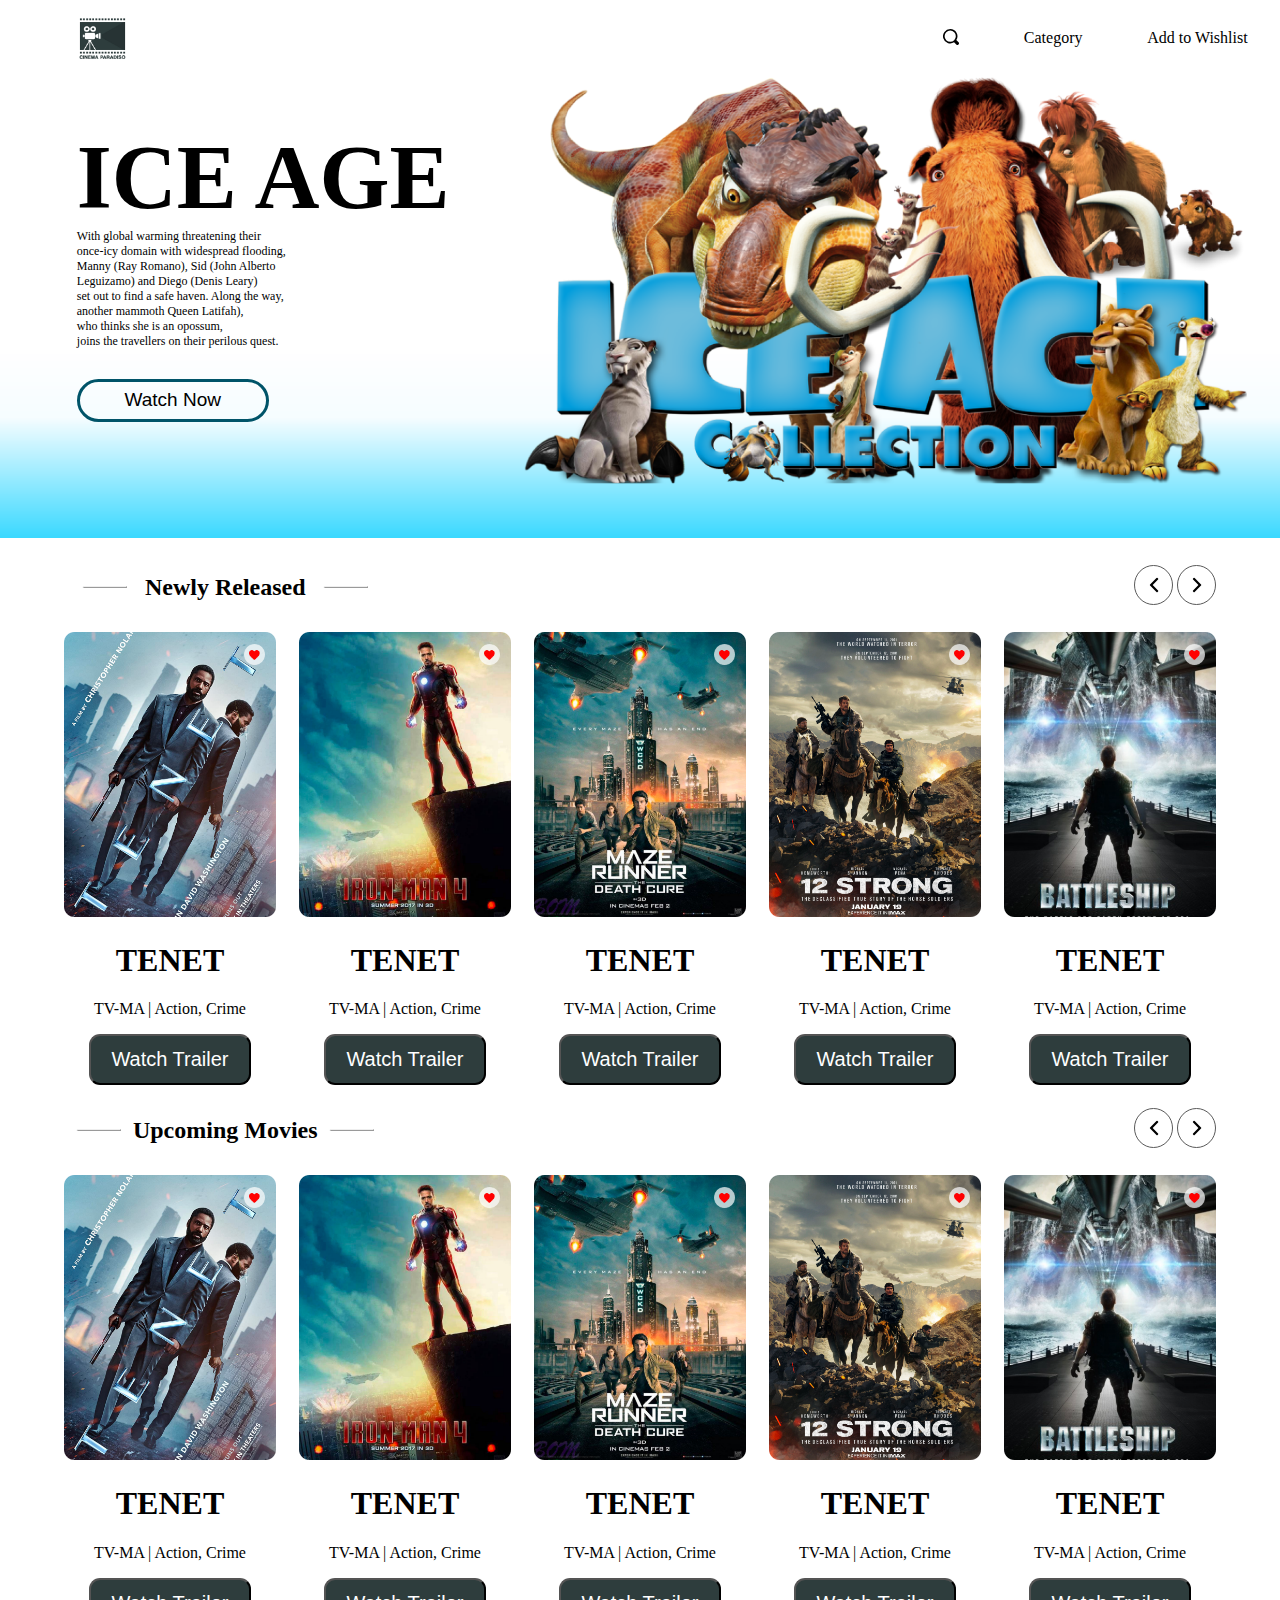
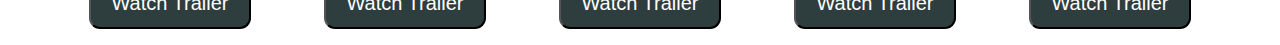
<file: src/assets/html/index.html>
<!DOCTYPE html>
<html lang="en">
    <head>
        <meta charset="UTF-8" />
        <meta http-equiv="X-UA-Compatible" content="IE=edge" />
        <meta name="viewport" content="width=device-width, initial-scale=1.0" />
        <link rel="stylesheet" href="../css/style.css" />
        <title>Cinema Paradiso</title>
    </head>
    <body>
        <section>
            <div class="main-image">
                <header>
                    <img class="logo" src="../img/icon-logo.svg" alt="" />
                    <div class="side-head">
                        <div class="search">
                            <input type="text" />
                            <img src="../img/icon-search.svg" alt="" />
                        </div>
                        <div class="option">
                            <p>Category</p>
                            <p>Add to Wishlist</p>
                        </div>
                    </div>
                </header>
                <img style="width: 100%" src="../img/Group 2218.png" alt="" />
                <div class="text">
                    <h1>ICE AGE</h1>
                    <p>
                        With global warming threatening their <br />
                        once-icy domain with widespread flooding,<br />Manny (Ray Romano), Sid (John Alberto<br />Leguizamo)
                        and Diego (Denis Leary)<br />
                        set out to find a safe haven. Along the way,<br />another mammoth Queen Latifah),<br />
                        who thinks she is an opossum,<br />
                        joins the travellers on their perilous quest.
                    </p>
                    <button>Watch Now</button>
                </div>
            </div>
            <div class="list">
                <div class="left">
                    <div class="newly-rel">
                        <hr />
                        <h2>Newly Released</h2>
                        <hr />
                    </div>
                    <div class="icon">
                        <img src="../img/icon-left.svg" alt="" />
                        <img src="../img/icon-right.svg" alt="" />
                    </div>
                </div>
                <ul>
                    <li>
                        <div class="card">
                            <img class="fav" src="../img/icon-fav.png" alt="" />
                            <img class="image" src="../img/image-tenet.png" alt="" />
                        </div>
                        <h1>TENET</h1>
                        <p>TV-MA | Action, Crime</p>
                        <button>Watch Trailer</button>
                    </li>
                    <li>
                        <div class="card">
                            <img class="fav" src="../img/icon-fav.png" alt="" />
                            <img class="image" src="../img/image-ironman.png" alt="" />
                        </div>
                        <h1>TENET</h1>
                        <p>TV-MA | Action, Crime</p>
                        <button>Watch Trailer</button>
                    </li>
                    <li>
                        <div class="card">
                            <img class="fav" src="../img/icon-fav.png" alt="" />
                            <img class="image" src="../img/image-maze.png" alt="" />
                        </div>
                        <h1>TENET</h1>
                        <p>TV-MA | Action, Crime</p>
                        <button>Watch Trailer</button>
                    </li>
                    <li>
                        <div class="card">
                            <img class="fav" src="../img/icon-fav.png" alt="" />
                            <img class="image" src="../img/image-12strong.png" alt="" />
                        </div>
                        <h1>TENET</h1>
                        <p>TV-MA | Action, Crime</p>
                        <button>Watch Trailer</button>
                    </li>
                    <li>
                        <div class="card">
                            <img class="fav" src="../img/icon-fav.png" alt="" />
                            <img class="image" src="../img/image-battleShip.png" alt="" />
                        </div>
                        <h1>TENET</h1>
                        <p>TV-MA | Action, Crime</p>
                        <button>Watch Trailer</button>
                    </li>
                </ul>
            </div>

            <div class="list">
                <div class="left">
                    <div class="newly-rel">
                        <hr />
                        <h2>Upcoming Movies</h2>
                        <hr />
                    </div>
                    <div class="icon">
                        <img src="../img/icon-left.svg" alt="" />
                        <img src="../img/icon-right.svg" alt="" />
                    </div>
                </div>
                <ul>
                    <li>
                        <div class="card">
                            <img class="fav" src="../img/icon-fav.png" alt="" />
                            <img class="image" src="../img/image-tenet.png" alt="" />
                        </div>
                        <h1>TENET</h1>
                        <p>TV-MA | Action, Crime</p>
                        <button>Watch Trailer</button>
                    </li>
                    <li>
                        <div class="card">
                            <img class="fav" src="../img/icon-fav.png" alt="" />
                            <img class="image" src="../img/image-ironman.png" alt="" />
                        </div>
                        <h1>TENET</h1>
                        <p>TV-MA | Action, Crime</p>
                        <button>Watch Trailer</button>
                    </li>
                    <li>
                        <div class="card">
                            <img class="fav" src="../img/icon-fav.png" alt="" />
                            <img class="image" src="../img/image-maze.png" alt="" />
                        </div>
                        <h1>TENET</h1>
                        <p>TV-MA | Action, Crime</p>
                        <button>Watch Trailer</button>
                    </li>
                    <li>
                        <div class="card">
                            <img class="fav" src="../img/icon-fav.png" alt="" />
                            <img class="image" src="../img/image-12strong.png" alt="" />
                        </div>
                        <h1>TENET</h1>
                        <p>TV-MA | Action, Crime</p>
                        <button>Watch Trailer</button>
                    </li>
                    <li>
                        <div class="card">
                            <img class="fav" src="../img/icon-fav.png" alt="" />
                            <img class="image" src="../img/image-battleShip.png" alt="" />
                        </div>
                        <h1>TENET</h1>
                        <p>TV-MA | Action, Crime</p>
                        <button>Watch Trailer</button>
                    </li>
                </ul>
            </div>
        </section>
    </body>
</html>
</file>
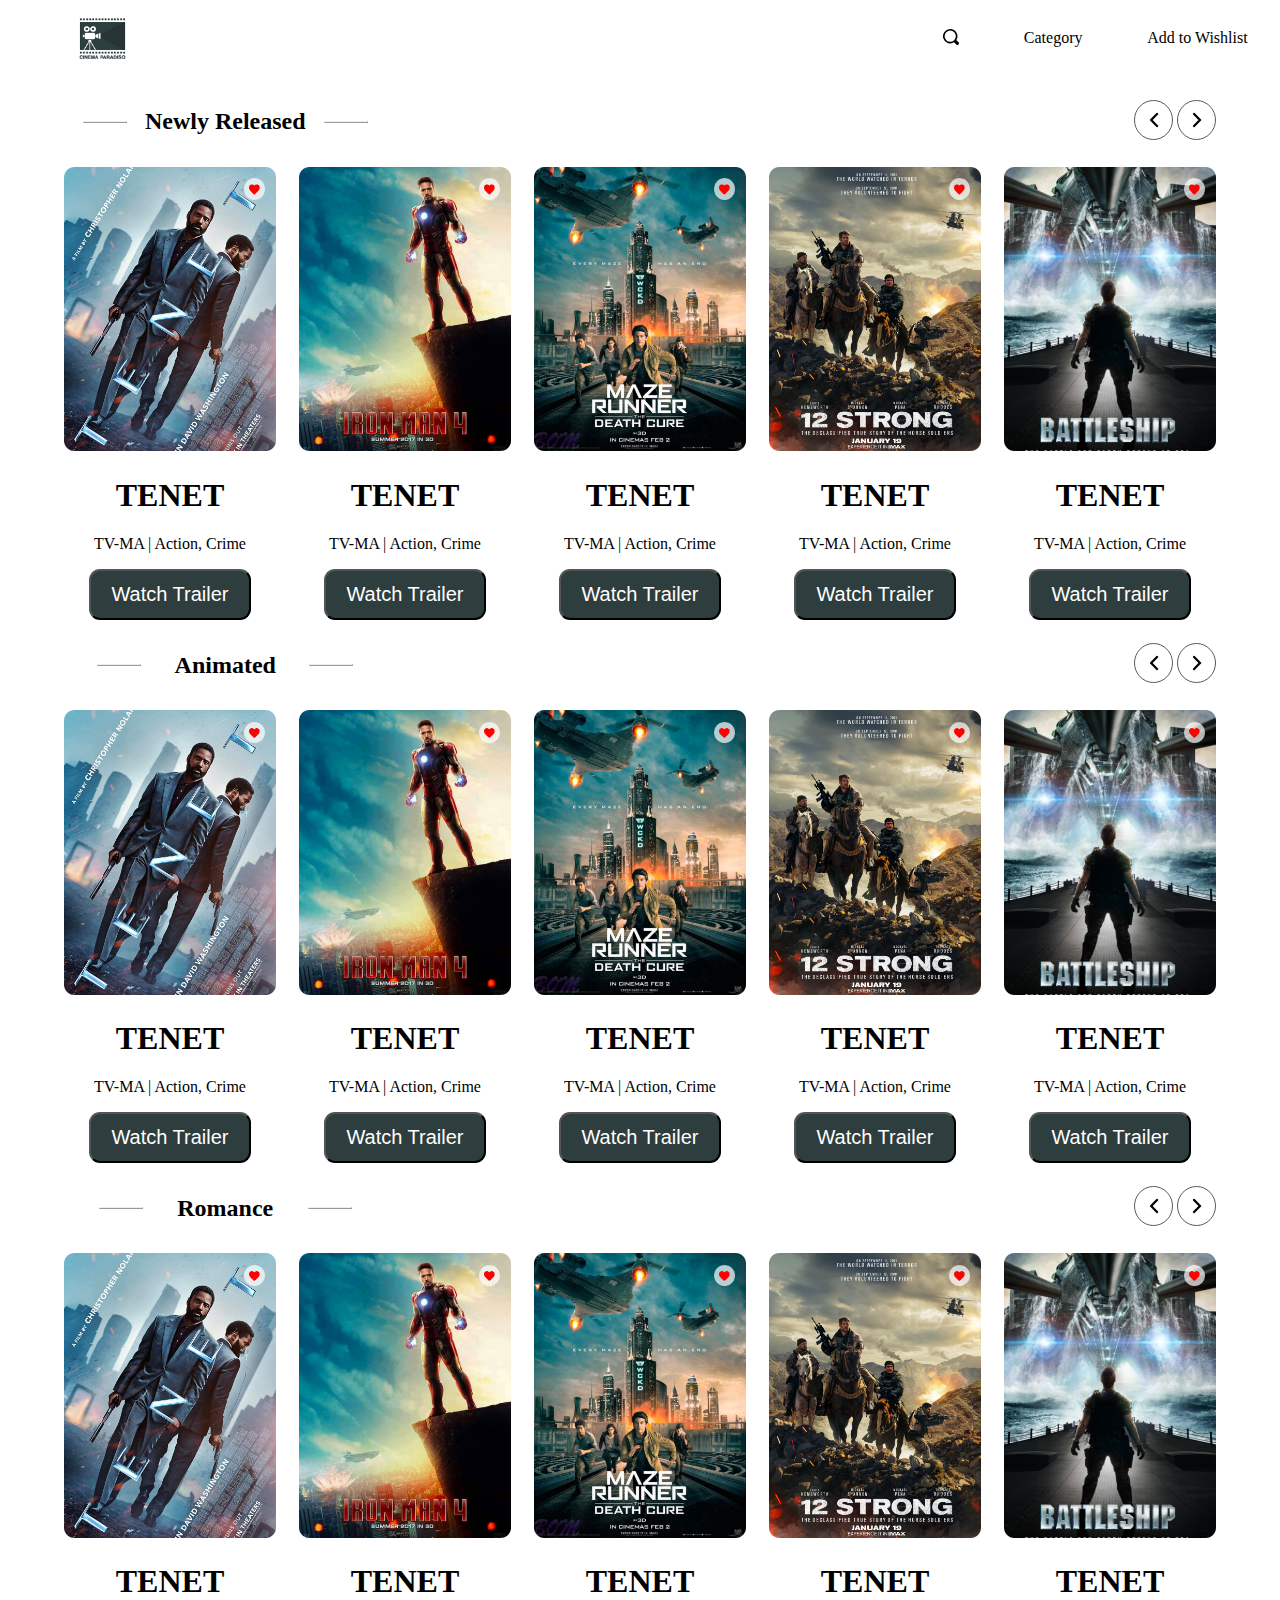
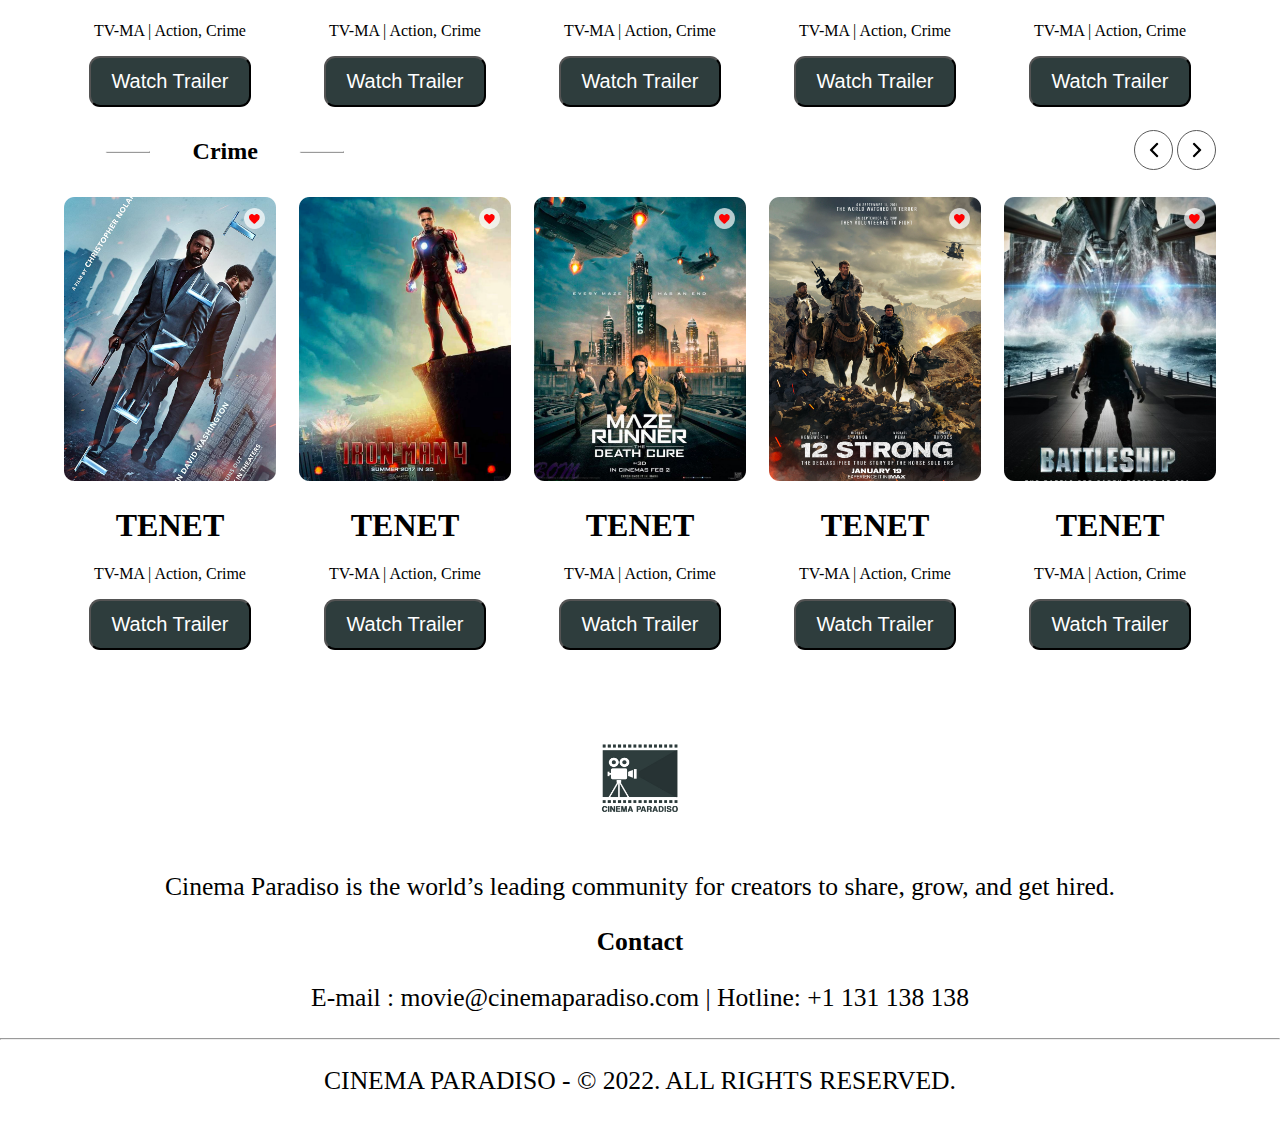
<file: src/assets/html/category.html>
<!DOCTYPE html>
<html lang="en">
    <head>
        <meta charset="UTF-8" />
        <meta http-equiv="X-UA-Compatible" content="IE=edge" />
        <meta name="viewport" content="width=device-width, initial-scale=1.0" />
        <link rel="stylesheet" href="../css/style.css" />
        <title>Cinema Paradiso</title>
    </head>
    <body>
        <section>
            <header>
                <img class="logo" src="../img/icon-logo.svg" alt="" />
                <div class="side-head">
                    <div class="search">
                        <input type="text" />
                        <img src="../img/icon-search.svg" alt="" />
                    </div>
                    <div class="option">
                        <p>Category</p>
                        <p>Add to Wishlist</p>
                    </div>
                </div>
            </header>
            <div class="list">
                <div class="left">
                    <div class="newly-rel">
                        <hr />
                        <h2>Newly Released</h2>
                        <hr />
                    </div>
                    <div class="icon">
                        <img src="../img/icon-left.svg" alt="" />
                        <img src="../img/icon-right.svg" alt="" />
                    </div>
                </div>
                <ul>
                    <li>
                        <div class="card">
                            <img class="fav" src="../img/icon-fav.png" alt="" />
                            <img class="image" src="../img/image-tenet.png" alt="" />
                        </div>
                        <h1>TENET</h1>
                        <p>TV-MA | Action, Crime</p>
                        <button>Watch Trailer</button>
                    </li>
                    <li>
                        <div class="card">
                            <img class="fav" src="../img/icon-fav.png" alt="" />
                            <img class="image" src="../img/image-ironman.png" alt="" />
                        </div>
                        <h1>TENET</h1>
                        <p>TV-MA | Action, Crime</p>
                        <button>Watch Trailer</button>
                    </li>
                    <li>
                        <div class="card">
                            <img class="fav" src="../img/icon-fav.png" alt="" />
                            <img class="image" src="../img/image-maze.png" alt="" />
                        </div>
                        <h1>TENET</h1>
                        <p>TV-MA | Action, Crime</p>
                        <button>Watch Trailer</button>
                    </li>
                    <li>
                        <div class="card">
                            <img class="fav" src="../img/icon-fav.png" alt="" />
                            <img class="image" src="../img/image-12strong.png" alt="" />
                        </div>
                        <h1>TENET</h1>
                        <p>TV-MA | Action, Crime</p>
                        <button>Watch Trailer</button>
                    </li>
                    <li>
                        <div class="card">
                            <img class="fav" src="../img/icon-fav.png" alt="" />
                            <img class="image" src="../img/image-battleShip.png" alt="" />
                        </div>
                        <h1>TENET</h1>
                        <p>TV-MA | Action, Crime</p>
                        <button>Watch Trailer</button>
                    </li>
                </ul>
            </div>

            <div class="list">
                <div class="left">
                    <div class="newly-rel">
                        <hr />
                        <h2>Animated</h2>
                        <hr />
                    </div>
                    <div class="icon">
                        <img src="../img/icon-left.svg" alt="" />
                        <img src="../img/icon-right.svg" alt="" />
                    </div>
                </div>
                <ul>
                    <li>
                        <div class="card">
                            <img class="fav" src="../img/icon-fav.png" alt="" />
                            <img class="image" src="../img/image-tenet.png" alt="" />
                        </div>
                        <h1>TENET</h1>
                        <p>TV-MA | Action, Crime</p>
                        <button>Watch Trailer</button>
                    </li>
                    <li>
                        <div class="card">
                            <img class="fav" src="../img/icon-fav.png" alt="" />
                            <img class="image" src="../img/image-ironman.png" alt="" />
                        </div>
                        <h1>TENET</h1>
                        <p>TV-MA | Action, Crime</p>
                        <button>Watch Trailer</button>
                    </li>
                    <li>
                        <div class="card">
                            <img class="fav" src="../img/icon-fav.png" alt="" />
                            <img class="image" src="../img/image-maze.png" alt="" />
                        </div>
                        <h1>TENET</h1>
                        <p>TV-MA | Action, Crime</p>
                        <button>Watch Trailer</button>
                    </li>
                    <li>
                        <div class="card">
                            <img class="fav" src="../img/icon-fav.png" alt="" />
                            <img class="image" src="../img/image-12strong.png" alt="" />
                        </div>
                        <h1>TENET</h1>
                        <p>TV-MA | Action, Crime</p>
                        <button>Watch Trailer</button>
                    </li>
                    <li>
                        <div class="card">
                            <img class="fav" src="../img/icon-fav.png" alt="" />
                            <img class="image" src="../img/image-battleShip.png" alt="" />
                        </div>
                        <h1>TENET</h1>
                        <p>TV-MA | Action, Crime</p>
                        <button>Watch Trailer</button>
                    </li>
                </ul>
            </div>

            <div class="list">
                <div class="left">
                    <div class="newly-rel">
                        <hr />
                        <h2>Romance</h2>
                        <hr />
                    </div>
                    <div class="icon">
                        <img src="../img/icon-left.svg" alt="" />
                        <img src="../img/icon-right.svg" alt="" />
                    </div>
                </div>
                <ul>
                    <li>
                        <div class="card">
                            <img class="fav" src="../img/icon-fav.png" alt="" />
                            <img class="image" src="../img/image-tenet.png" alt="" />
                        </div>
                        <h1>TENET</h1>
                        <p>TV-MA | Action, Crime</p>
                        <button>Watch Trailer</button>
                    </li>
                    <li>
                        <div class="card">
                            <img class="fav" src="../img/icon-fav.png" alt="" />
                            <img class="image" src="../img/image-ironman.png" alt="" />
                        </div>
                        <h1>TENET</h1>
                        <p>TV-MA | Action, Crime</p>
                        <button>Watch Trailer</button>
                    </li>
                    <li>
                        <div class="card">
                            <img class="fav" src="../img/icon-fav.png" alt="" />
                            <img class="image" src="../img/image-maze.png" alt="" />
                        </div>
                        <h1>TENET</h1>
                        <p>TV-MA | Action, Crime</p>
                        <button>Watch Trailer</button>
                    </li>
                    <li>
                        <div class="card">
                            <img class="fav" src="../img/icon-fav.png" alt="" />
                            <img class="image" src="../img/image-12strong.png" alt="" />
                        </div>
                        <h1>TENET</h1>
                        <p>TV-MA | Action, Crime</p>
                        <button>Watch Trailer</button>
                    </li>
                    <li>
                        <div class="card">
                            <img class="fav" src="../img/icon-fav.png" alt="" />
                            <img class="image" src="../img/image-battleShip.png" alt="" />
                        </div>
                        <h1>TENET</h1>
                        <p>TV-MA | Action, Crime</p>
                        <button>Watch Trailer</button>
                    </li>
                </ul>
            </div>

            <div class="list">
                <div class="left">
                    <div class="newly-rel">
                        <hr />
                        <h2>Crime</h2>
                        <hr />
                    </div>
                    <div class="icon">
                        <img src="../img/icon-left.svg" alt="" />
                        <img src="../img/icon-right.svg" alt="" />
                    </div>
                </div>
                <ul>
                    <li>
                        <div class="card">
                            <img class="fav" src="../img/icon-fav.png" alt="" />
                            <img class="image" src="../img/image-tenet.png" alt="" />
                        </div>
                        <h1>TENET</h1>
                        <p>TV-MA | Action, Crime</p>
                        <button>Watch Trailer</button>
                    </li>
                    <li>
                        <div class="card">
                            <img class="fav" src="../img/icon-fav.png" alt="" />
                            <img class="image" src="../img/image-ironman.png" alt="" />
                        </div>
                        <h1>TENET</h1>
                        <p>TV-MA | Action, Crime</p>
                        <button>Watch Trailer</button>
                    </li>
                    <li>
                        <div class="card">
                            <img class="fav" src="../img/icon-fav.png" alt="" />
                            <img class="image" src="../img/image-maze.png" alt="" />
                        </div>
                        <h1>TENET</h1>
                        <p>TV-MA | Action, Crime</p>
                        <button>Watch Trailer</button>
                    </li>
                    <li>
                        <div class="card">
                            <img class="fav" src="../img/icon-fav.png" alt="" />
                            <img class="image" src="../img/image-12strong.png" alt="" />
                        </div>
                        <h1>TENET</h1>
                        <p>TV-MA | Action, Crime</p>
                        <button>Watch Trailer</button>
                    </li>
                    <li>
                        <div class="card">
                            <img class="fav" src="../img/icon-fav.png" alt="" />
                            <img class="image" src="../img/image-battleShip.png" alt="" />
                        </div>
                        <h1>TENET</h1>
                        <p>TV-MA | Action, Crime</p>
                        <button>Watch Trailer</button>
                    </li>
                </ul>
            </div>
        </section>
        <footer>
            <img class="ft-lg" src="../img/icon-logo.svg" alt="" />
            <p>Cinema Paradiso is the world’s leading community for creators to share, grow, and get hired.</p>
            <h2>Contact</h2>
            <p>E-mail : movie@cinemaparadiso.com | Hotline: +1 131 138 138</p>
            <hr />
            <p>CINEMA PARADISO - © 2022. ALL RIGHTS RESERVED.</p>
        </footer>
    </body>
</html>
</file>
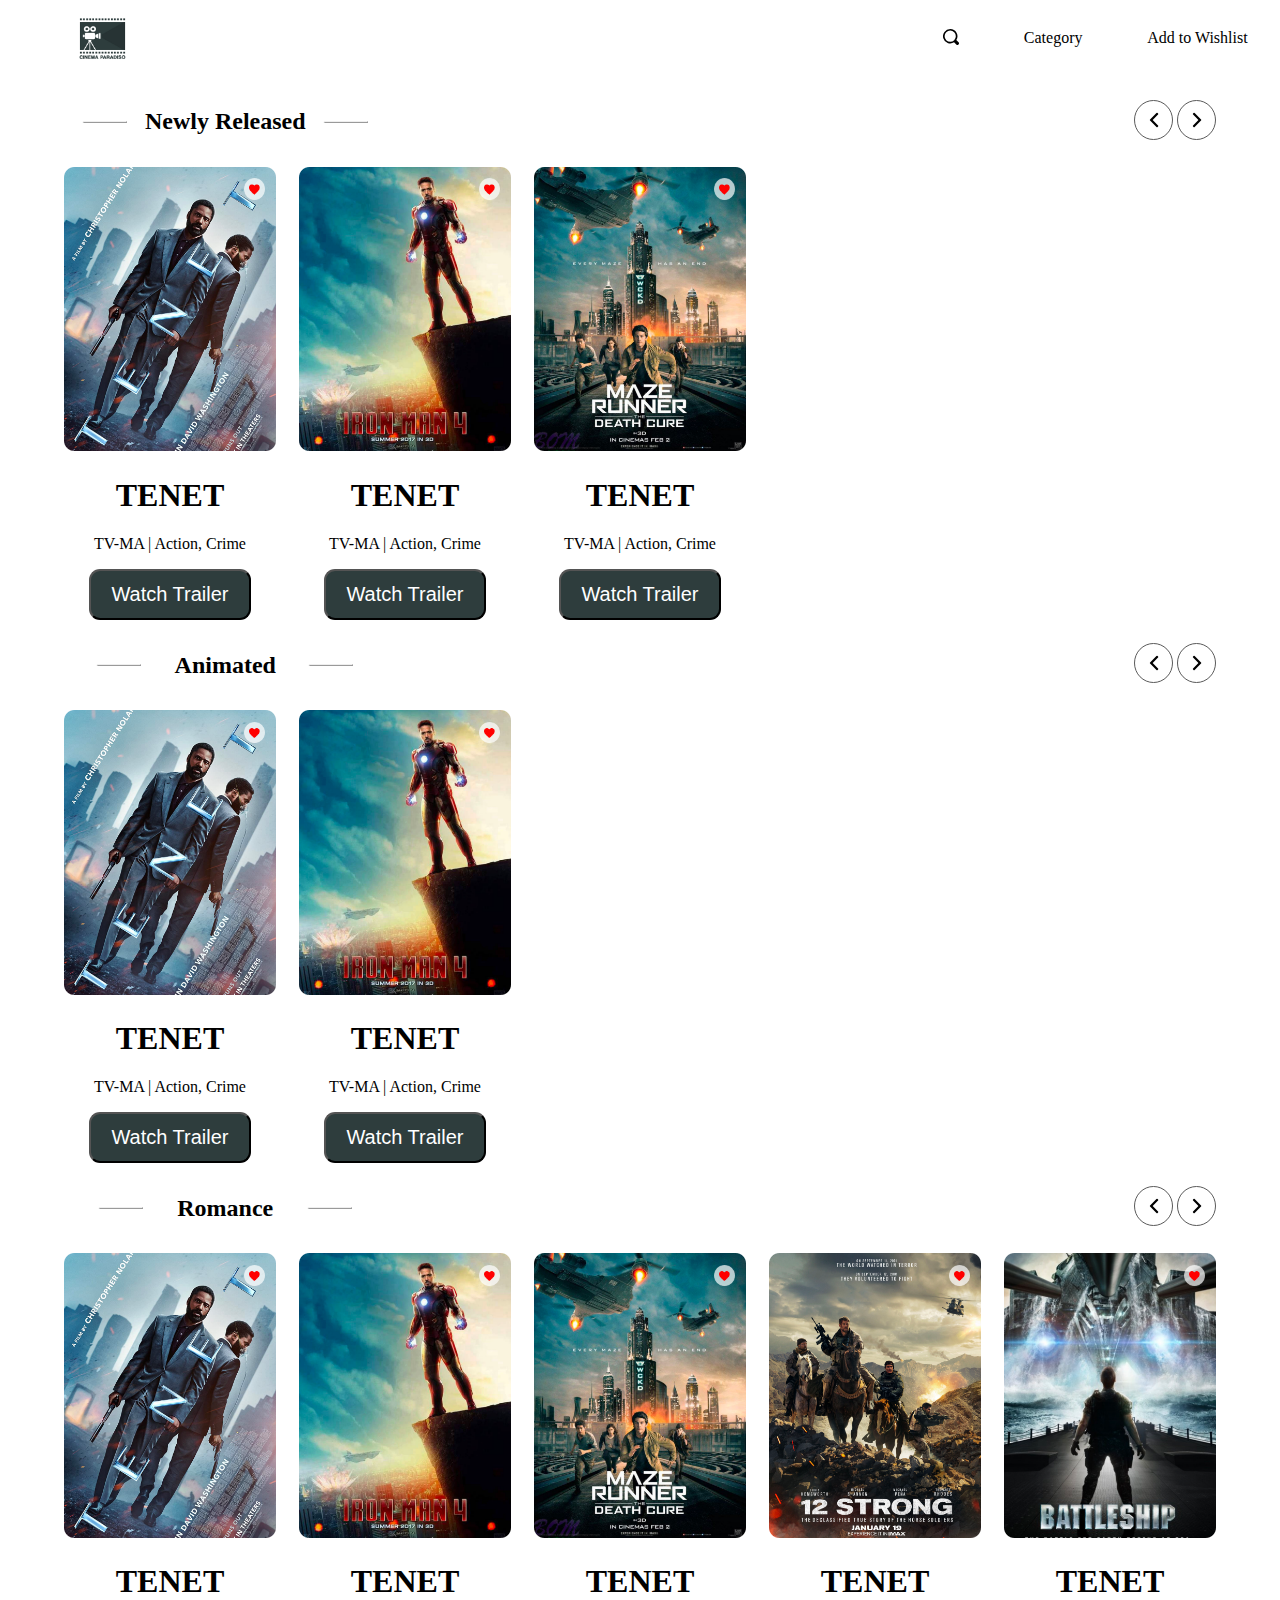
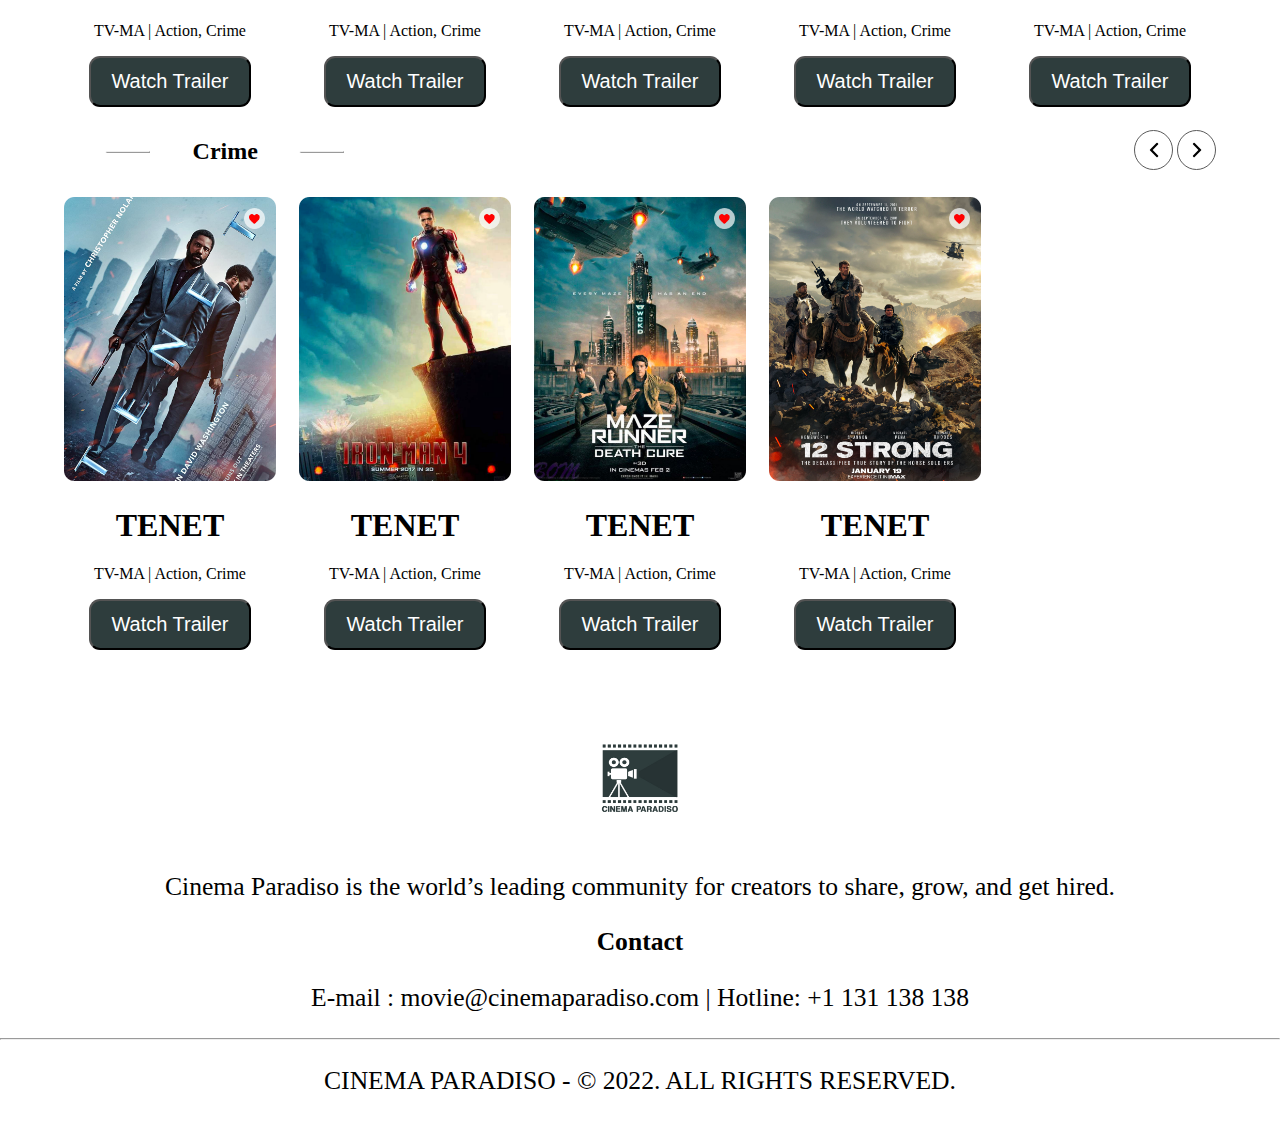
<file: src/assets/html/favourite.html>
<!DOCTYPE html>
<html lang="en">
    <head>
        <meta charset="UTF-8" />
        <meta http-equiv="X-UA-Compatible" content="IE=edge" />
        <meta name="viewport" content="width=device-width, initial-scale=1.0" />
        <link rel="stylesheet" href="../css/style.css" />
        <title>Cinema Paradiso</title>
    </head>
    <body>
        <section>
            <header>
                <img class="logo" src="../img/icon-logo.svg" alt="" />
                <div class="side-head">
                    <div class="search">
                        <input type="text" />
                        <img src="../img/icon-search.svg" alt="" />
                    </div>
                    <div class="option">
                        <p>Category</p>
                        <p>Add to Wishlist</p>
                    </div>
                </div>
            </header>
            <div class="list">
                <div class="left">
                    <div class="newly-rel">
                        <hr />
                        <h2>Newly Released</h2>
                        <hr />
                    </div>
                    <div class="icon">
                        <img src="../img/icon-left.svg" alt="" />
                        <img src="../img/icon-right.svg" alt="" />
                    </div>
                </div>
                <ul>
                    <li>
                        <div class="card">
                            <img class="fav" src="../img/icon-fav.png" alt="" />
                            <img class="image" src="../img/image-tenet.png" alt="" />
                        </div>
                        <h1>TENET</h1>
                        <p>TV-MA | Action, Crime</p>
                        <button>Watch Trailer</button>
                    </li>
                    <li>
                        <div class="card">
                            <img class="fav" src="../img/icon-fav.png" alt="" />
                            <img class="image" src="../img/image-ironman.png" alt="" />
                        </div>
                        <h1>TENET</h1>
                        <p>TV-MA | Action, Crime</p>
                        <button>Watch Trailer</button>
                    </li>
                    <li>
                        <div class="card">
                            <img class="fav" src="../img/icon-fav.png" alt="" />
                            <img class="image" src="../img/image-maze.png" alt="" />
                        </div>
                        <h1>TENET</h1>
                        <p>TV-MA | Action, Crime</p>
                        <button>Watch Trailer</button>
                    </li>
                </ul>
            </div>

            <div class="list">
                <div class="left">
                    <div class="newly-rel">
                        <hr />
                        <h2>Animated</h2>
                        <hr />
                    </div>
                    <div class="icon">
                        <img src="../img/icon-left.svg" alt="" />
                        <img src="../img/icon-right.svg" alt="" />
                    </div>
                </div>
                <ul>
                    <li>
                        <div class="card">
                            <img class="fav" src="../img/icon-fav.png" alt="" />
                            <img class="image" src="../img/image-tenet.png" alt="" />
                        </div>
                        <h1>TENET</h1>
                        <p>TV-MA | Action, Crime</p>
                        <button>Watch Trailer</button>
                    </li>
                    <li>
                        <div class="card">
                            <img class="fav" src="../img/icon-fav.png" alt="" />
                            <img class="image" src="../img/image-ironman.png" alt="" />
                        </div>
                        <h1>TENET</h1>
                        <p>TV-MA | Action, Crime</p>
                        <button>Watch Trailer</button>
                    </li>
                </ul>
            </div>

            <div class="list">
                <div class="left">
                    <div class="newly-rel">
                        <hr />
                        <h2>Romance</h2>
                        <hr />
                    </div>
                    <div class="icon">
                        <img src="../img/icon-left.svg" alt="" />
                        <img src="../img/icon-right.svg" alt="" />
                    </div>
                </div>
                <ul>
                    <li>
                        <div class="card">
                            <img class="fav" src="../img/icon-fav.png" alt="" />
                            <img class="image" src="../img/image-tenet.png" alt="" />
                        </div>
                        <h1>TENET</h1>
                        <p>TV-MA | Action, Crime</p>
                        <button>Watch Trailer</button>
                    </li>
                    <li>
                        <div class="card">
                            <img class="fav" src="../img/icon-fav.png" alt="" />
                            <img class="image" src="../img/image-ironman.png" alt="" />
                        </div>
                        <h1>TENET</h1>
                        <p>TV-MA | Action, Crime</p>
                        <button>Watch Trailer</button>
                    </li>
                    <li>
                        <div class="card">
                            <img class="fav" src="../img/icon-fav.png" alt="" />
                            <img class="image" src="../img/image-maze.png" alt="" />
                        </div>
                        <h1>TENET</h1>
                        <p>TV-MA | Action, Crime</p>
                        <button>Watch Trailer</button>
                    </li>
                    <li>
                        <div class="card">
                            <img class="fav" src="../img/icon-fav.png" alt="" />
                            <img class="image" src="../img/image-12strong.png" alt="" />
                        </div>
                        <h1>TENET</h1>
                        <p>TV-MA | Action, Crime</p>
                        <button>Watch Trailer</button>
                    </li>
                    <li>
                        <div class="card">
                            <img class="fav" src="../img/icon-fav.png" alt="" />
                            <img class="image" src="../img/image-battleShip.png" alt="" />
                        </div>
                        <h1>TENET</h1>
                        <p>TV-MA | Action, Crime</p>
                        <button>Watch Trailer</button>
                    </li>
                </ul>
            </div>

            <div class="list">
                <div class="left">
                    <div class="newly-rel">
                        <hr />
                        <h2>Crime</h2>
                        <hr />
                    </div>
                    <div class="icon">
                        <img src="../img/icon-left.svg" alt="" />
                        <img src="../img/icon-right.svg" alt="" />
                    </div>
                </div>
                <ul>
                    <li>
                        <div class="card">
                            <img class="fav" src="../img/icon-fav.png" alt="" />
                            <img class="image" src="../img/image-tenet.png" alt="" />
                        </div>
                        <h1>TENET</h1>
                        <p>TV-MA | Action, Crime</p>
                        <button>Watch Trailer</button>
                    </li>
                    <li>
                        <div class="card">
                            <img class="fav" src="../img/icon-fav.png" alt="" />
                            <img class="image" src="../img/image-ironman.png" alt="" />
                        </div>
                        <h1>TENET</h1>
                        <p>TV-MA | Action, Crime</p>
                        <button>Watch Trailer</button>
                    </li>
                    <li>
                        <div class="card">
                            <img class="fav" src="../img/icon-fav.png" alt="" />
                            <img class="image" src="../img/image-maze.png" alt="" />
                        </div>
                        <h1>TENET</h1>
                        <p>TV-MA | Action, Crime</p>
                        <button>Watch Trailer</button>
                    </li>
                    <li>
                        <div class="card">
                            <img class="fav" src="../img/icon-fav.png" alt="" />
                            <img class="image" src="../img/image-12strong.png" alt="" />
                        </div>
                        <h1>TENET</h1>
                        <p>TV-MA | Action, Crime</p>
                        <button>Watch Trailer</button>
                    </li>
                </ul>
            </div>
        </section>
        <footer>
            <img class="ft-lg" src="../img/icon-logo.svg" alt="" />
            <p>Cinema Paradiso is the world’s leading community for creators to share, grow, and get hired.</p>
            <h2>Contact</h2>
            <p>E-mail : movie@cinemaparadiso.com | Hotline: +1 131 138 138</p>
            <hr />
            <p>CINEMA PARADISO - © 2022. ALL RIGHTS RESERVED.</p>
        </footer>
    </body>
</html>
</file>
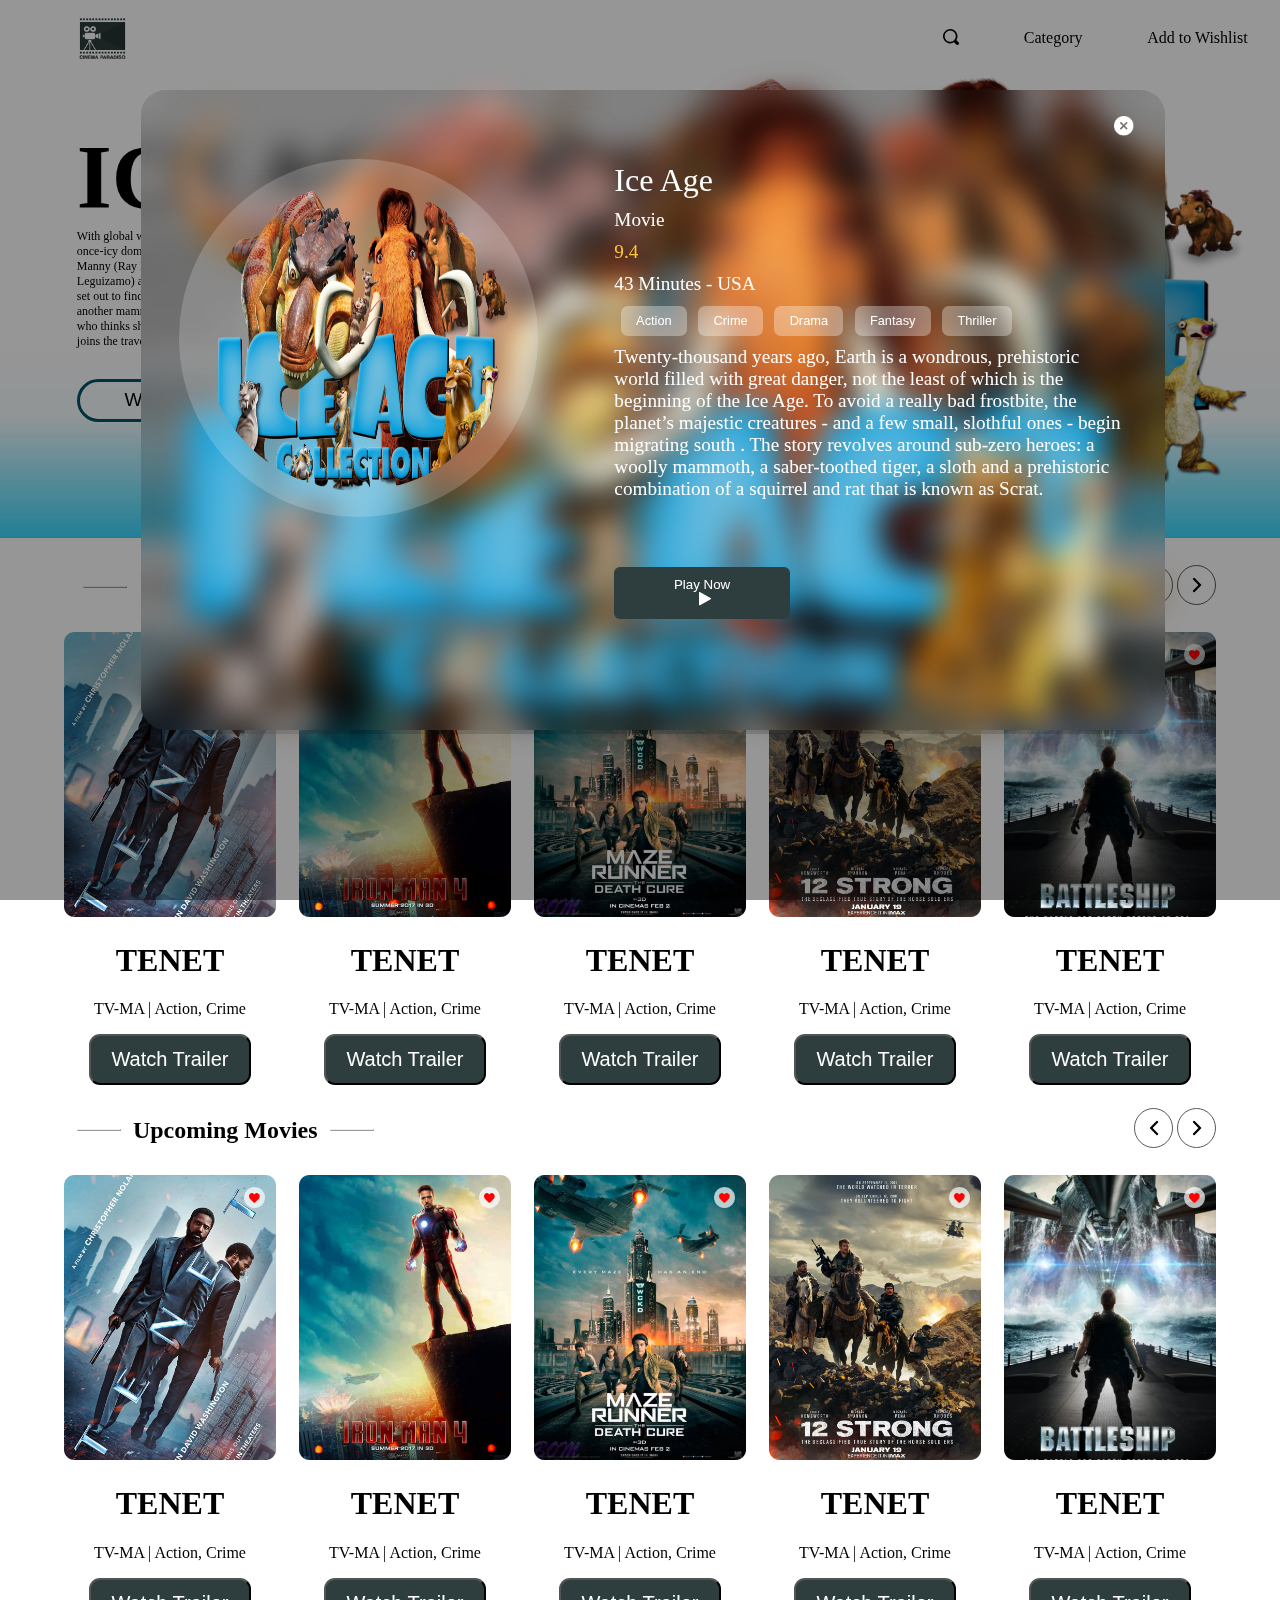
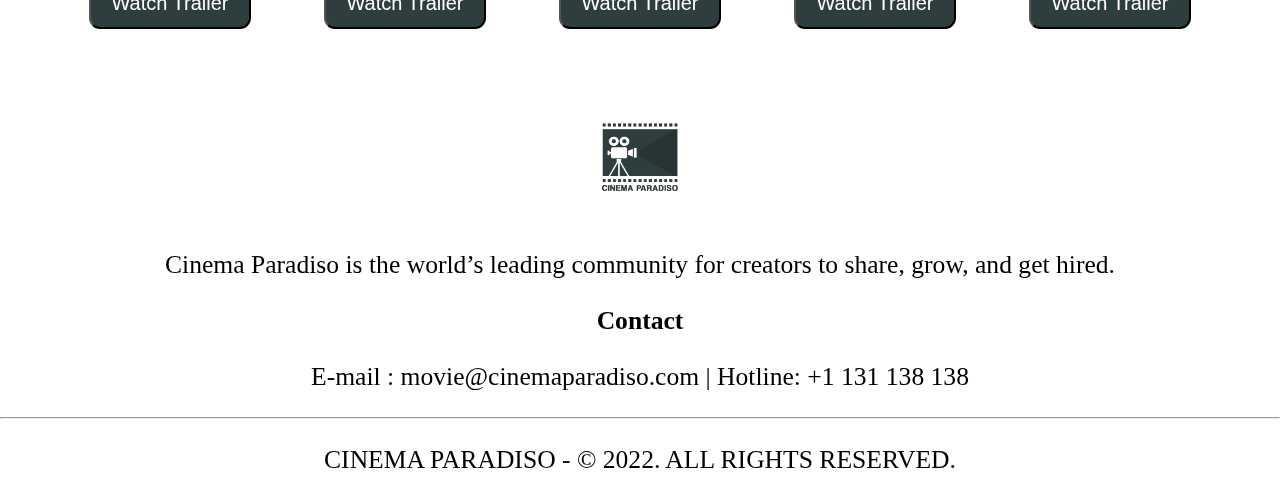
<file: src/assets/html/preview.html>
<!DOCTYPE html>
<html lang="en">
    <head>
        <meta charset="UTF-8" />
        <meta http-equiv="X-UA-Compatible" content="IE=edge" />
        <meta name="viewport" content="width=device-width, initial-scale=1.0" />
        <link rel="stylesheet" href="../css/style.css" />
        <title>Cinema Paradiso</title>
    </head>
    <body>
        <section>
            <div class="main-image">
                <header>
                    <img class="logo" src="../img/icon-logo.svg" alt="" />
                    <div class="side-head">
                        <div class="search">
                            <input type="text" />
                            <img src="../img/icon-search.svg" alt="" />
                        </div>
                        <div class="option">
                            <p>Category</p>
                            <p>Add to Wishlist</p>
                        </div>
                    </div>
                </header>
                <img style="width: 100%" src="../img/Group 2218.png" alt="" />
                <div class="text">
                    <h1>ICE AGE</h1>
                    <p>
                        With global warming threatening their <br />
                        once-icy domain with widespread flooding,<br />Manny (Ray Romano), Sid (John Alberto<br />Leguizamo)
                        and Diego (Denis Leary)<br />
                        set out to find a safe haven. Along the way,<br />another mammoth Queen Latifah),<br />
                        who thinks she is an opossum,<br />
                        joins the travellers on their perilous quest.
                    </p>
                    <button>Watch Now</button>
                </div>
            </div>
            <div class="list">
                <div class="left">
                    <div class="newly-rel">
                        <hr />
                        <h2>Newly Released</h2>
                        <hr />
                    </div>
                    <div class="icon">
                        <img src="../img/icon-left.svg" alt="" />
                        <img src="../img/icon-right.svg" alt="" />
                    </div>
                </div>
                <ul>
                    <li>
                        <div class="card">
                            <img class="fav" src="../img/icon-fav.png" alt="" />
                            <img class="image" src="../img/image-tenet.png" alt="" />
                        </div>
                        <h1>TENET</h1>
                        <p>TV-MA | Action, Crime</p>
                        <button>Watch Trailer</button>
                    </li>
                    <li>
                        <div class="card">
                            <img class="fav" src="../img/icon-fav.png" alt="" />
                            <img class="image" src="../img/image-ironman.png" alt="" />
                        </div>
                        <h1>TENET</h1>
                        <p>TV-MA | Action, Crime</p>
                        <button>Watch Trailer</button>
                    </li>
                    <li>
                        <div class="card">
                            <img class="fav" src="../img/icon-fav.png" alt="" />
                            <img class="image" src="../img/image-maze.png" alt="" />
                        </div>
                        <h1>TENET</h1>
                        <p>TV-MA | Action, Crime</p>
                        <button>Watch Trailer</button>
                    </li>
                    <li>
                        <div class="card">
                            <img class="fav" src="../img/icon-fav.png" alt="" />
                            <img class="image" src="../img/image-12strong.png" alt="" />
                        </div>
                        <h1>TENET</h1>
                        <p>TV-MA | Action, Crime</p>
                        <button>Watch Trailer</button>
                    </li>
                    <li>
                        <div class="card">
                            <img class="fav" src="../img/icon-fav.png" alt="" />
                            <img class="image" src="../img/image-battleShip.png" alt="" />
                        </div>
                        <h1>TENET</h1>
                        <p>TV-MA | Action, Crime</p>
                        <button>Watch Trailer</button>
                    </li>
                </ul>
            </div>

            <div class="list">
                <div class="left">
                    <div class="newly-rel">
                        <hr />
                        <h2>Upcoming Movies</h2>
                        <hr />
                    </div>
                    <div class="icon">
                        <img src="../img/icon-left.svg" alt="" />
                        <img src="../img/icon-right.svg" alt="" />
                    </div>
                </div>
                <ul>
                    <li>
                        <div class="card">
                            <img class="fav" src="../img/icon-fav.png" alt="" />
                            <img class="image" src="../img/image-tenet.png" alt="" />
                        </div>
                        <h1>TENET</h1>
                        <p>TV-MA | Action, Crime</p>
                        <button>Watch Trailer</button>
                    </li>
                    <li>
                        <div class="card">
                            <img class="fav" src="../img/icon-fav.png" alt="" />
                            <img class="image" src="../img/image-ironman.png" alt="" />
                        </div>
                        <h1>TENET</h1>
                        <p>TV-MA | Action, Crime</p>
                        <button>Watch Trailer</button>
                    </li>
                    <li>
                        <div class="card">
                            <img class="fav" src="../img/icon-fav.png" alt="" />
                            <img class="image" src="../img/image-maze.png" alt="" />
                        </div>
                        <h1>TENET</h1>
                        <p>TV-MA | Action, Crime</p>
                        <button>Watch Trailer</button>
                    </li>
                    <li>
                        <div class="card">
                            <img class="fav" src="../img/icon-fav.png" alt="" />
                            <img class="image" src="../img/image-12strong.png" alt="" />
                        </div>
                        <h1>TENET</h1>
                        <p>TV-MA | Action, Crime</p>
                        <button>Watch Trailer</button>
                    </li>
                    <li>
                        <div class="card">
                            <img class="fav" src="../img/icon-fav.png" alt="" />
                            <img class="image" src="../img/image-battleShip.png" alt="" />
                        </div>
                        <h1>TENET</h1>
                        <p>TV-MA | Action, Crime</p>
                        <button>Watch Trailer</button>
                    </li>
                </ul>
            </div>
        </section>
        <footer>
            <img class="ft-lg" src="../img/icon-logo.svg" alt="" />
            <p>Cinema Paradiso is the world’s leading community for creators to share, grow, and get hired.</p>
            <h2>Contact</h2>
            <p>E-mail : movie@cinemaparadiso.com | Hotline: +1 131 138 138</p>
            <hr />
            <p>CINEMA PARADISO - © 2022. ALL RIGHTS RESERVED.</p>
        </footer>
    </body>
    <section class="preview">
        <div class="opecity">
            <img class="icon-close" src="../img/icon-close.png" alt="" />
            <img class="background2" src="../img/image-backgroud.png" alt="" />
            <div class="preview-content">
                <div class="preview-img">
                    <img class="preview" src="../img/image-backgroud.png" alt="" />
                </div>
                <div class="preview-text">
                    <h1>Ice Age</h1>
                    <p>Movie</p>
                    <h4>9.4</h4>
                    <p>43 Minutes - USA</p>
                    <div class="preview-buttons">
                        <button>Action</button>
                        <button>Crime</button>
                        <button>Drama</button>
                        <button>Fantasy</button>
                        <button>Thriller</button>
                    </div>
                    <p>
                        Twenty-thousand years ago, Earth is a wondrous, prehistoric world filled with great danger, not
                        the least of which is the beginning of the Ice Age. To avoid a really bad frostbite, the
                        planet’s majestic creatures - and a few small, slothful ones - begin migrating south . The story
                        revolves around sub-zero heroes: a woolly mammoth, a saber-toothed tiger, a sloth and a
                        prehistoric combination of a squirrel and rat that is known as Scrat.
                    </p>
                    <button class="preview-play">Play Now <img src="../img/icon-play.png" alt="" /></button>
                </div>
            </div>
        </div>
    </section>
</html>
</file>
<file: src/assets/css/style.css>
/**** Common ****/
html,
body {
    margin: 0;
    padding: 0;
    border: 0;
    font-family: "IRANSansWeb";
}

h2 {
    margin: 0;
}

button {
    cursor: pointer;
}

/**** Header ****/
header {
    display: flex;
    width: 100%;
    justify-content: space-between;
    align-items: center;
}

header img.logo {
    width: 6%;
    margin-left: 5%;
}

header .side-head {
    display: flex;
    width: 40%;
    justify-content: space-around;
    align-items: center;
}

header .side-head .search {
    position: relative;
    width: 31%;
}
header .side-head .search input[type='text'] {
    width: 100%;
    padding: 2% 1%;
    border: 0;
    border-radius: 6px;
}

header .side-head .search img {
    position: absolute;
    top: 8%;
    right: 0;
    width: 10%;
}

header .side-head .option {
    display: contents;
}

header .side-head .option p {
    margin: 0;
    cursor: pointer;
}
.main-image .text {
    position: absolute;
    top: 14%;
    left: 6%;
}

.main-image .text h1 {
    font-size: 90px;
    margin: 0;
    font-weight: bold;
}

.main-image .text p {
    font-size: 12px;
    margin: 0;
}

.main-image .text button {
    font-size: 19px;
    background-color: rgba(255, 255, 255, 0%);
    margin-top: 8%;
    border: 3px solid rgba(0, 84, 105, 100%);
    padding: 2% 12%;
    border-radius: 22px;
}

.main-image .card img.fav {
    position: absolute;
    right: 5%;
    top: 3%;
}

.list {
    margin: auto 5%;
}

.list .left {
    width: 100%;
    display: flex;
    justify-content: space-between;
    margin: 2% auto;
}

.list .left .newly-rel {
    display: flex;
    width: 28%;
    align-items: center;
}

.list .left .newly-rel hr {
    transform: rotate(180deg);
    width: 13%;
}

.list .left .newly-rel .icon {
    display: flex;
    width: 7%;
    justify-content: space-between;
    margin-right: 2%;
}

.list ul {
    padding: 0;
    display: grid;
    grid-template-columns: repeat(5, 1fr);
    gap: 2%;
}

.list li {
    width: 100%;
    list-style: none;
    text-align: center;
}

.list li .card {
    position: relative;
}

.list li .card img.fav {
    position: absolute;
    top: 4%;
    right: 5%;
    width: 10%;
}

.list li .card img.image {
    width: 100%;
}

.list li button {
    font-size: 20px;
    color: rgba(255, 255, 255, 100%);
    background-color: rgba(46, 61, 61, 100%);
    border-radius: 11px;
    padding: 12px 20px;
}

footer {
    margin-top: 5%;
    width: 100%;
    text-align: center;
}
footer img{
    width: 10%;
}
footer p{
    font-size: 2vw;
    font-family: "IRANSansWeb";
}
footer h2{
    font-family: "IRANSansWeb";
    font-size: 2vw;
}

section.preview {
    position: fixed;
    top: 0;
    bottom: 0;
    left: 0;
    right: 0;
    background-color: rgba(0, 0, 0, 41%);
    z-index: 3;
}

section.preview .opecity {
    background: rgba(0, 0, 0, 0.15);
    width: 80%;
    position: relative;
    top: 10%;
    left: 11%;
    border-radius: 25px;
}

section.preview .opecity img.background2 {
    width: 100%;
    backdrop-filter: blur(5px);
    filter: blur(15px);
    border-radius: 25px;
    height: 50vw;
}

img.icon-close {
    position: absolute;
    z-index: 2;
    width: 2%;
    right: 3%;
    top: 4%;
}

.preview-content {
    display: flex;
    position: absolute;
    width: 100%;
    height: 100%;
    top: 0;
}

.preview-img {
    width: 35%;
    height: 55.73%;
    border-radius: 50%;
    margin: 6.7% auto;
    background-color: #f5f5f533;
}

.preview-text {
    width: 50%;
}

img.preview {
    width: 85.7%;
    height: 24vw;
    margin: 7% 7%;
    border-radius: 50%;
}

.preview-text {
    width: 50%;
    margin: 7% auto;
    color: rgba(255, 255, 255, 255);
}

.preview-text h1 {
    font-size: 2.5vw;
    margin: 0 0 2% 0;
    font-weight: 400;
}

.preview-text h4 {
    margin: 0 0 2% 0;
    color: rgb(252, 197, 55);
    font-size: 1.5vw;
    font-weight: initial;
}

.preview-text p {
    margin: 0 0 2% 0;
    font-size: 1.5vw;
    font-weight: lighter;
}

.preview-text .preview-buttons {
    margin: 0 0 2% 0;
    font-size: 1.5vw;
}

.preview-text .preview-buttons button {
    font-size: 1vw;
    font-weight: lighter;
    padding: 1.5% 3%;
    border-radius: 7px;
    border: 0;
    color: rgb(255, 255, 255);
    background-color: rgba(255, 255, 255, 33%);
    margin-left: 0.5vw
}

.preview-text button.preview-play {
    margin-top: 11%;
    background-color: rgb(46, 61, 61);
    padding: 2% 4vw;
    border: 0;
    border-radius: 6px;
    color: rgb(255, 255, 255);
}

.preview-text button.preview-play img {
    margin-left: 10%;
}

@media screen and (max-width: 300px) {
    header img.logo {
        width: 10%;
    }

    header .side-head .option p {
        font-size: 9px;
    }

    header .side-head {
        width: 80%;
    }

    header .side-head .search img {
        top: 36%;
    }

    .main-image .text h1 {
        font-size: 15px;
    }

    .main-image .text p {
        font-size: 4px;
    }

    .main-image .text button {
        font-size: 4px;
    }

    .main-image .text {
        top: 4%;
    }

    .list .left .newly-rel h2 {
        font-size: 5px;
    }

    .list ul {
        grid-template-columns: repeat(2, 1fr);
    }

    .list li h1 {
        font-size: 10px;
        margin: 1% auto;
    }

    .list li p {
        font-size: 5px;
    }

    .list li button {
        font-size: 5px;
        padding: 5px 10px;
    }
}

@media screen and (min-width: 301px) and (max-width: 450px) {
    header img.logo {
        width: 11%;
    }

    header .side-head {
        width: 100%;
    }

    header .side-head .search img {
        top: 28%;
    }

    .main-image .text {
        top: 5%;
    }

    .main-image .text h1 {
        font-size: 30px;
    }

    .main-image .text p {
        font-size: 6px;
    }

    .main-image .text button {
        font-size: 5px;
    }

    .list ul {
        grid-template-columns: repeat(3, 1fr);
    }

    .list li button {
        font-size: 10px;
    }

    .list .left .newly-rel h2 {
        font-size: 7px;
    }

    .list li h1 {
        font-size: 14px;
        margin: 1% auto;
    }

    .list li p {
        font-size: 10px;
    }
}

@media screen and (min-width: 451px) and (max-width: 1020px) {
    header img.logo {
        width: 11%;
    }

    header .side-head {
        width: 100%;
    }

    .main-image .text {
        top: 7%;
    }

    .main-image .text h1 {
        font-size: 44px;
    }

    .main-image .text p {
        font-size: 8px;
    }

    .main-image .text button {
        font-size: 10px;
    }

    .list ul {
        grid-template-columns: repeat(4, 1fr);
    }

    .list li button {
        font-size: 9px;
    }

    .list .left .newly-rel h2 {
        font-size: 11px;
    }
}
</file>
